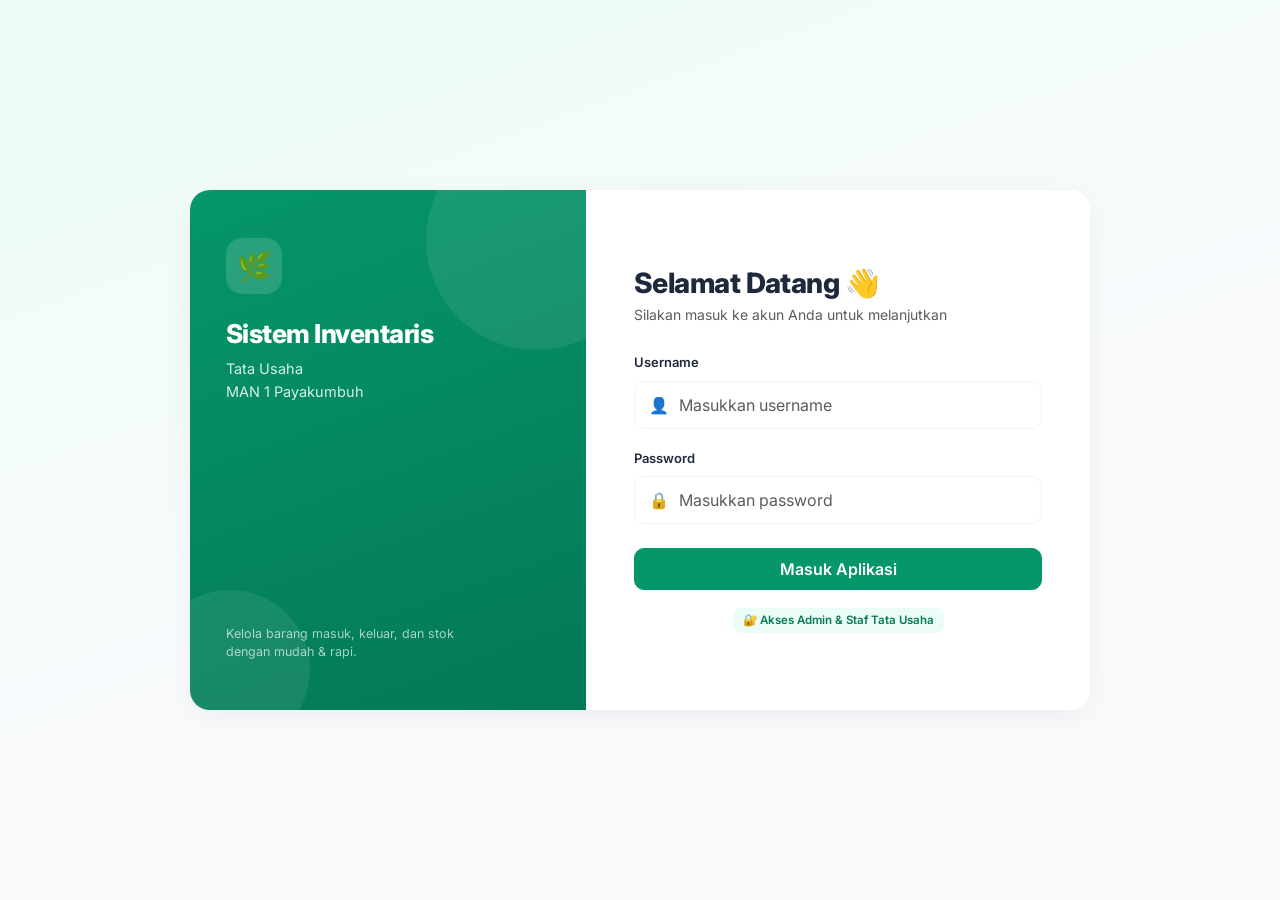
<file: index.html>
<!DOCTYPE html>
<html lang="id">
<head>
    <meta charset="UTF-8">
    <title>Sistem Inventaris TU</title>
    <script>
        window.location.href = "login.html";
    </script>
</head>
<body>
</body>
</html>
</file>
<file: style.css>
/* ================================================
   SISTEM INVENTARIS TU — MAN 1 PAYAKUMBUH
   Desain: Emerald, Lembut & Ramah
   File ini dipakai SEMUA halaman. Edit di sini,
   perubahan otomatis berlaku ke seluruh sistem.
   ================================================ */

:root {
    --hijau-600: #059669;
    --hijau-700: #047857;
    --hijau-800: #065f46;
    --hijau-50:  #ecfdf5;
    --hijau-100: #d1fae5;

    --abu-900: #1e293b;
    --abu-600: #64748b;
    --abu-400: #94a3b8;
    --abu-100: #f1f5f9;
    --abu-50:  #f8fafc;

    --merah-600: #dc2626;
    --merah-50:  #fef2f2;
    --kuning-600: #d97706;
    --kuning-50: #fffbeb;

    --radius-lg: 20px;
    --radius-md: 14px;
    --radius-sm: 10px;

    --bayangan-lembut: 0px 4px 20px rgba(5, 150, 105, 0.06);
    --bayangan-kartu: 0px 8px 30px rgba(15, 23, 42, 0.05);
}

body {
    font-family: 'Inter', sans-serif;
    background-color: var(--abu-50);
    color: var(--abu-900);
}

/* ===== NAVBAR ===== */
.navbar {
    background-color: #ffffff !important;
    box-shadow: var(--bayangan-lembut);
    border-bottom: 1px solid var(--hijau-100);
}
.navbar-brand {
    color: var(--hijau-700) !important;
    font-weight: 700;
    letter-spacing: -0.02em;
}
.navbar-brand::before {
    content: "🌿";
    margin-right: 8px;
}

/* ===== TOMBOL ===== */
.btn {
    border-radius: var(--radius-sm) !important;
    font-weight: 600;
    padding: 10px 18px;
    transition: all 0.15s ease;
}
.btn-primary {
    background-color: var(--hijau-600) !important;
    border-color: var(--hijau-600) !important;
    color: #ffffff !important;
}
.btn-primary:hover, .btn-primary:focus {
    background-color: var(--hijau-700) !important;
    border-color: var(--hijau-700) !important;
    color: #ffffff !important;
    transform: translateY(-1px);
}
.btn-outline-primary {
    color: var(--hijau-700) !important;
    border-color: var(--hijau-600) !important;
    background-color: transparent !important;
}
.btn-outline-primary:hover {
    background-color: var(--hijau-600) !important;
    border-color: var(--hijau-600) !important;
    color: #ffffff !important;
}
.btn-outline-secondary {
    color: var(--abu-600) !important;
    border-color: var(--abu-400) !important;
    background-color: transparent !important;
}
.btn-outline-secondary:hover {
    background-color: var(--abu-600) !important;
    border-color: var(--abu-600) !important;
    color: #ffffff !important;
}
.btn-success {
    background-color: var(--hijau-700) !important;
    border-color: var(--hijau-700) !important;
    color: #ffffff !important;
}
.btn-success:hover {
    color: #ffffff !important;
}
.btn-outline-success {
    color: var(--hijau-700) !important;
    border-color: var(--hijau-600) !important;
    background-color: transparent !important;
}
.btn-outline-success:hover {
    background-color: var(--hijau-600) !important;
    border-color: var(--hijau-600) !important;
    color: #ffffff !important;
}
.btn-outline-danger {
    color: var(--merah-600) !important;
    border-color: #fca5a5 !important;
    background-color: transparent !important;
}
.btn-outline-danger:hover {
    background-color: var(--merah-600) !important;
    border-color: var(--merah-600) !important;
    color: #ffffff !important;
}

/* ===== KARTU & WADAH ===== */
.kartu-ringkasan, .wadah-tabel, .form-card, .login-card {
    border: none !important;
    border-radius: var(--radius-lg) !important;
    box-shadow: var(--bayangan-kartu) !important;
}
.kartu-ringkasan {
    transition: transform 0.2s ease, box-shadow 0.2s ease;
}
.kartu-ringkasan:hover {
    transform: translateY(-4px);
    box-shadow: 0px 12px 30px rgba(5, 150, 105, 0.12) !important;
}
.border-primary { border-color: var(--hijau-600) !important; }
.border-success { border-color: var(--hijau-700) !important; }
.border-danger  { border-color: var(--merah-600) !important; }
.border-warning { border-color: var(--kuning-600) !important; }

/* ===== FORM ===== */
.form-control, .form-select {
    border-radius: var(--radius-sm) !important;
    border: 1.5px solid var(--abu-100);
    padding: 11px 16px !important;
    transition: all 0.15s ease;
}
.form-control:focus, .form-select:focus {
    border-color: var(--hijau-600);
    box-shadow: 0 0 0 4px var(--hijau-50) !important;
}
.form-label {
    font-weight: 600;
    color: var(--abu-900);
    font-size: 13px;
}

/* ===== TABEL ===== */
.table thead th {
    background-color: var(--hijau-50) !important;
    color: var(--hijau-800);
    font-weight: 700;
    font-size: 13px;
    text-transform: uppercase;
    letter-spacing: 0.03em;
    border-bottom: none !important;
}
.table td, .table th {
    border-color: var(--abu-100) !important;
    vertical-align: middle;
}
.table-hover tbody tr:hover {
    background-color: var(--hijau-50) !important;
}

/* ===== BADGE ===== */
.badge.bg-success { background-color: var(--hijau-600) !important; border-radius: 8px; }
.badge.bg-danger  { background-color: var(--merah-600) !important; border-radius: 8px; }
.badge.bg-warning { background-color: var(--kuning-600) !important; border-radius: 8px; }

/* ===== BARIS STATUS STOK ===== */
.baris-habis   { background-color: var(--merah-50) !important; }
.baris-menipis { background-color: var(--kuning-50) !important; }

/* ===== TEKS AKSEN ===== */
.text-primary { color: var(--hijau-700) !important; }

/* ===== SCROLLBAR HALUS (opsional, kosmetik) ===== */
::-webkit-scrollbar { height: 8px; width: 8px; }
::-webkit-scrollbar-thumb { background: var(--hijau-100); border-radius: 10px; }
::-webkit-scrollbar-thumb:hover { background: var(--hijau-600); }

/* ===== SIDEBAR LAYOUT ===== */
.sidebar {
    position: fixed;
    top: 0; left: 0; bottom: 0;
    width: 240px;
    background: #ffffff;
    border-right: 1px solid var(--hijau-100);
    display: flex;
    flex-direction: column;
    padding: 24px 0;
    z-index: 1000;
}
.sidebar-brand {
    display: flex;
    align-items: center;
    gap: 10px;
    padding: 0 24px 20px;
    font-weight: 800;
    color: var(--hijau-700);
    font-size: 17px;
    border-bottom: 1px solid var(--abu-100);
    margin-bottom: 16px;
}
.sidebar-brand .ikon { font-size: 22px; }
.sidebar-nav { flex: 1; padding: 0 12px; display: flex; flex-direction: column; gap: 4px; }
.sidebar-nav a {
    display: flex;
    align-items: center;
    gap: 10px;
    padding: 10px 14px;
    border-radius: 10px;
    color: var(--abu-600);
    font-weight: 600;
    font-size: 14px;
    text-decoration: none;
    transition: all 0.15s ease;
}
.sidebar-nav a:hover { background: var(--hijau-50); color: var(--hijau-700); }
.sidebar-nav a.active { background: var(--hijau-600); color: #ffffff; }
.sidebar-footer { padding: 12px; border-top: 1px solid var(--abu-100); margin-top: 12px; }

.main-area { margin-left: 240px; min-height: 100vh; }
.topbar {
    background: #ffffff;
    border-bottom: 1px solid var(--hijau-100);
    padding: 18px 32px;
    display: flex;
    align-items: center;
    justify-content: space-between;
    box-shadow: var(--bayangan-lembut);
}
.topbar h5 { margin: 0; font-weight: 700; color: var(--abu-900); }

@media (max-width: 900px) {
    .sidebar {
        position: static;
        width: 100%;
        flex-direction: row;
        align-items: center;
        padding: 12px 16px;
        overflow-x: auto;
    }
    .sidebar-brand { border-bottom: none; margin-bottom: 0; padding: 0 12px 0 0; white-space: nowrap; }
    .sidebar-nav { flex-direction: row; padding: 0; }
    .sidebar-nav a { white-space: nowrap; }
    .sidebar-footer { border-top: none; margin-top: 0; padding: 0 0 0 12px; }
    .main-area { margin-left: 0; }
}
</file>
